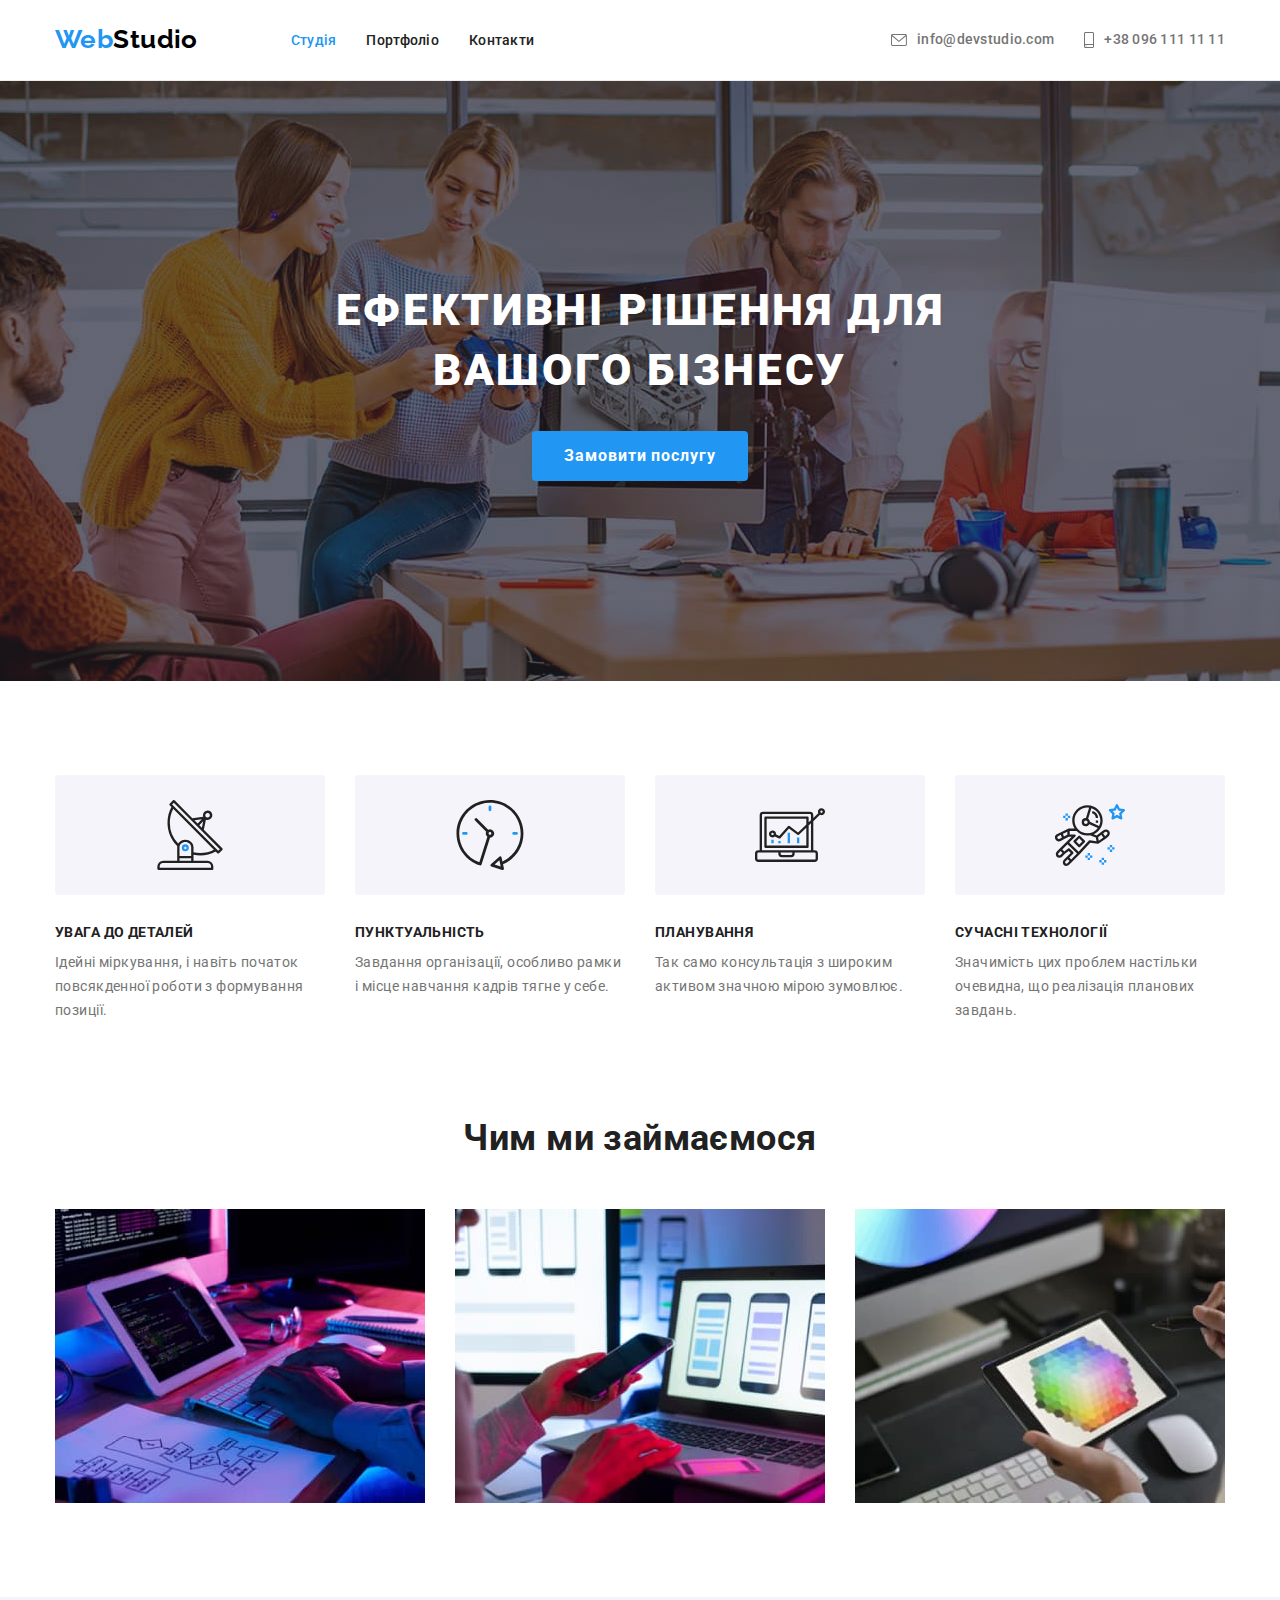
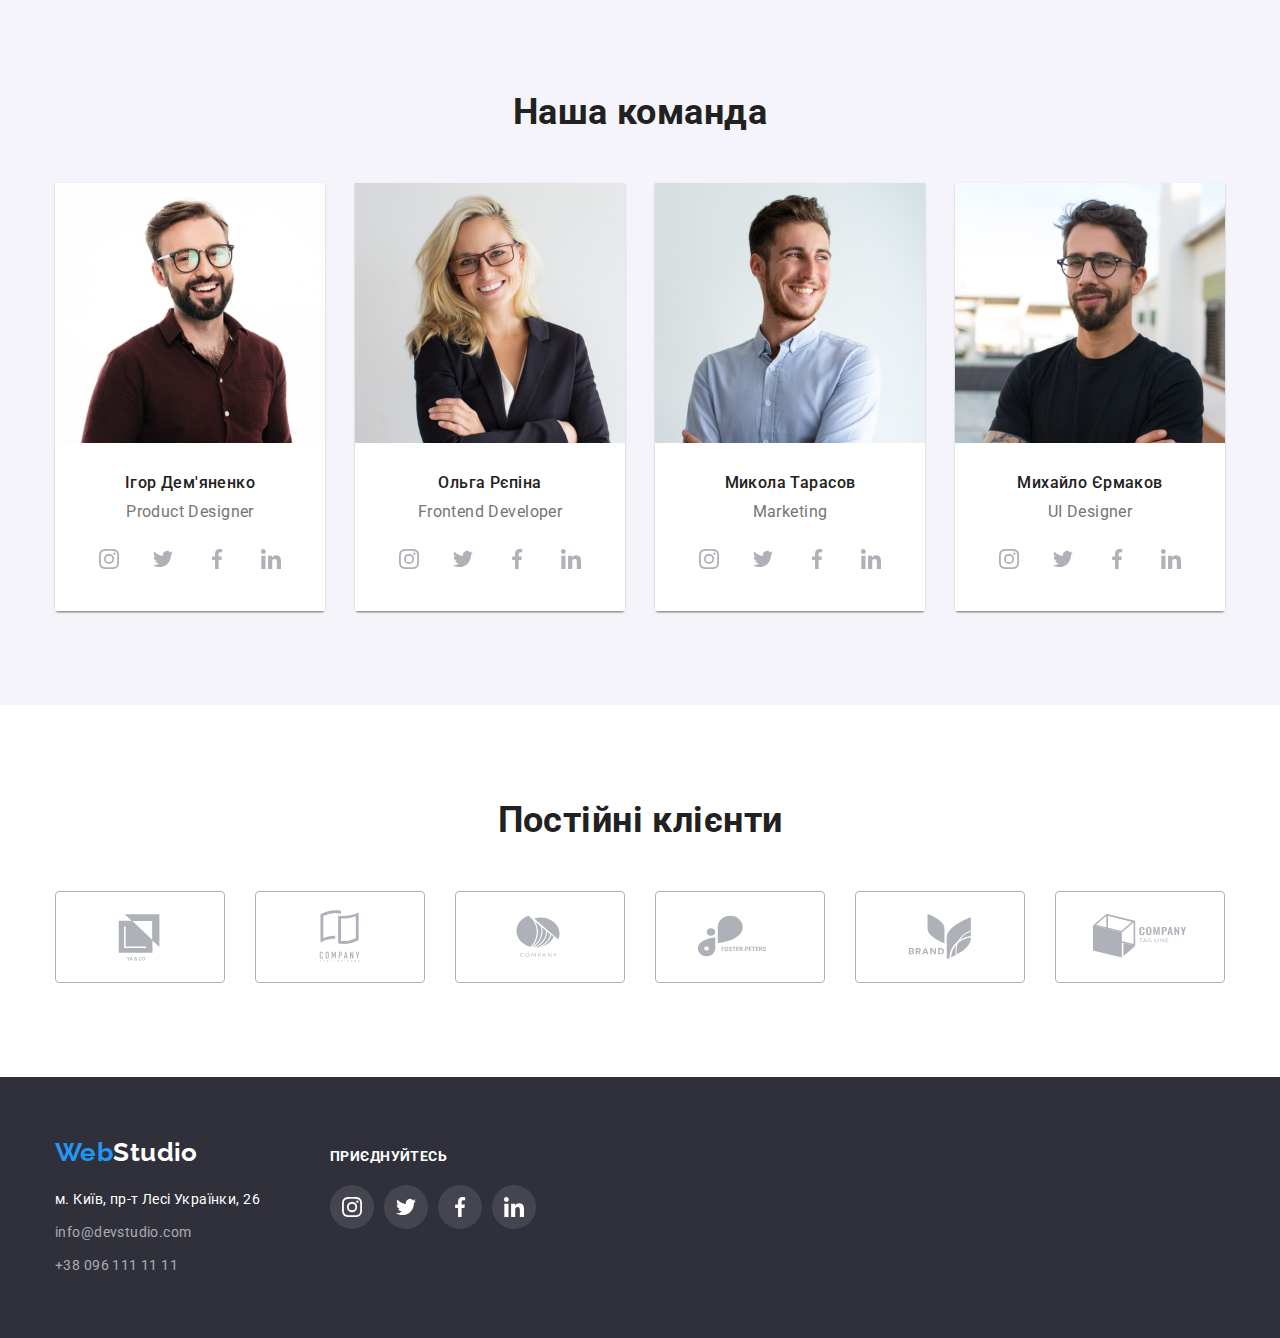
<file: index.html>
<!DOCTYPE html>
<html lang="uk">
<head>
    <meta charset="UTF-8">
    <meta http-equiv="X-UA-Compatible" content="IE=edge">
    <meta name="viewport" content="width=device-width, initial-scale=1.0">
    <title>Студія</title>

    <link rel="stylesheet" href="https://cdnjs.cloudflare.com/ajax/libs/modern-normalize/1.1.0/modern-normalize.min.css">
    <link rel="stylesheet" href="https://fonts.googleapis.com/css2?family=Raleway:wght@700&family=Roboto:wght@400;500;700;900&display=swap">
    <link rel="stylesheet" href="./css/styles.css">
</head>
<body>
    <!-- шапка сайта-->
    <header class="page-header">
        <div class="container">
            <div class="main-nav">
                <nav class="nav-list">
                    <a lang="en" href="" class="logo"><span class="logo-span">Web</span>Studio</a>
                <ul class="site-nav list">    
                    <li class="item">
                        <a href="" class="link current">Студія</a>
                    </li>
                    <li class="item"> 
                        <a href="./portfolio.html" class="link">Портфоліо</a>
                    </li>
                    <li class="item"> 
                        <a href="" class="link">Контакти</a>
                    </li>
                </ul>
                </nav>
                <ul class="social-links list">
                    <li class="item">   
                        <a href="mailto:info@devstudio.com" class="contacts-mail">
                            <svg class="icon-envelope" width="16" height="12">
                                <use href="./img/symbol-defs.svg#icon-envelope"></use>
                            </svg>
                            info@devstudio.com
                        </a>
                    </li>
                    <li class="item">
                        <a href="tel:+380961111111" class="contacts-tel">
                            <svg class="icon-smartphone" width="10" height="16">
                                <use href="./img/symbol-defs.svg#icon-smartphone"></use>
                            </svg>
                            +38 096 111 11 11
                        </a>
                    </li>
                </ul> 
            </div>
        </div>
    </header>
    <main>
        <!-- заголовок и кнопка -->
        
        <section class="hero overlay">
            <div class="container">
                <h1 class="hero-title">Ефективні рішення для вашого бізнесу</h1>
                <button type="button" class="button primary">Замовити послугу</button>
            </div>
        </section>
        <!-- секция особенности -->
        
        <section class="section">
            <div class="container">
                <h2 class="section-title feature-title">Особливості та переваги</h2>
                <ul class="features">
                    <li class="features-list">
                        <div class="features-icon">
                            <svg class="icon-antenna" width="70" height="70">
                                <use href="./img/symbol-defs.svg#icon-antenna"></use>
                            </svg>
                        </div>
                        <h3 class="title">Увага до деталей</h3>
                        <p class="item">Ідейні міркування, і навіть початок повсякденної роботи з формування позиції.</p>
                    </li>
                    <li class="features-list">
                        <div class="features-icon">
                            <svg class="icon-clock" width="70" height="70">
                                <use href="./img/symbol-defs.svg#icon-clock"></use>
                            </svg>
                        </div>
                        <h3 class="title">Пунктуальність</h3>
                        <p class="item">Завдання організації, особливо рамки і місце навчання кадрів тягне у себе.</p>
                    </li>
                    <li class="features-list">
                        <div class="features-icon">
                            <svg class="icon-diagram" width="70" height="70">
                                <use href="./img/symbol-defs.svg#icon-diagram"></use>
                            </svg>
                        </div>
                        <h3 class="title">Планування</h3>
                        <p class="item">Так само консультація з широким активом значною мірою зумовлює.</p>
                    </li>
                    <li class="features-list">
                        <div class="features-icon">
                            <svg class="icon-astronaut" width="70" height="70">
                                <use href="./img/symbol-defs.svg#icon-astronaut"></use>
                            </svg>
                        </div>
                        <h3 class="title">Сучасні технології</h3>
                        <p class="item">Значимість цих проблем настільки очевидна, що реалізація планових завдань.</p>
                    </li>
                </ul>
            </div>
        </section>
            
        <!-- секция фото чем занимаемся -->
        <section class="section section-work">
            <div class="container">
                <h2 class="section-title">Чим ми займаємося</h2>
                    <ul class="work">
                        <li class="item"><img src="./img/box1.jpg" alt="пишемо програми, алгоритми" width="370" height="294"></li>
                        <li class="item"><img src="./img/box2.jpg" alt="робимо дизайн телефону на ноутбуці" width="370" height="294"></li>
                        <li class="item"><img src="./img/box3.jpg" alt="підбираємо кольори для дизайну" width="370" height="294"></li>
                    </ul>
            </div>
        </section>

        <!-- секция команда -->
        <section class="section section-team">
            <div class="container">
                <h2 class="section-title">Наша команда</h2>
                    <ul class="team">
                        <li class="team-list">
                            <img src="./img/img1.jpg" alt="фото Ігор Дем'яненко" width="270" height="260">
                            <div class="team-title">
                                <h3 class="title">Ігор Дем'яненко</h3>
                                <p lang="en" class="item">Product Designer</p>
                                <ul class="team-icon">
                                    <li class="team-icon-social">
                                        <a href="" class="team-icon-size">
                                            <svg class="team-svg" width="20" height="20">
                                                <use href="./img/symbol-defs.svg#icon-instagram"></use>
                                            </svg>
                                        </a>
                                    </li>
                                    <li class="team-icon-social">
                                        <a href="" class="team-icon-size">
                                            <svg class="team-svg" width="20" height="20">
                                                <use href="./img/symbol-defs.svg#icon-twitter"></use>
                                            </svg>
                                        </a>
                                    </li>
                                    <li class="team-icon-social">
                                        <a href="" class="team-icon-size">
                                            <svg class="team-svg" width="20" height="20">
                                                <use href="./img/symbol-defs.svg#icon-facebook"></use>
                                            </svg>
                                        </a>
                                    </li>
                                    <li class="team-icon-social">
                                        <a href="" class="team-icon-size">
                                            <svg class="team-svg" width="20" height="20">
                                                <use href="./img/symbol-defs.svg#icon-linkedin"></use>
                                            </svg>
                                        </a>
                                    </li>
                                </ul>
                            </div>
                        </li>
                        <li class="team-list">
                            <img src="./img/img2.jpg" alt="фото Ольга Рєпіна" width="270" height="260">
                            <div class="team-title">
                                <h3 class="title">Ольга Рєпіна</h3>
                                <p lang="en" class="item">Frontend Developer</p>
                                <ul class="team-icon">
                                    <li class="team-icon-social">
                                        <a href="" class="team-icon-size">
                                            <svg class="team-svg" width="20" height="20">
                                                <use href="./img/symbol-defs.svg#icon-instagram"></use>
                                            </svg>
                                        </a>
                                    </li>
                                    <li class="team-icon-social">
                                        <a href="" class="team-icon-size">
                                            <svg class="team-svg" width="20" height="20">
                                                <use href="./img/symbol-defs.svg#icon-twitter"></use>
                                            </svg>
                                        </a>
                                    </li>
                                    <li class="team-icon-social">
                                        <a href="" class="team-icon-size">
                                            <svg class="team-svg" width="20" height="20">
                                                <use href="./img/symbol-defs.svg#icon-facebook"></use>
                                            </svg>
                                        </a>
                                    </li>
                                    <li class="team-icon-social">
                                        <a href="" class="team-icon-size">
                                            <svg class="team-svg" width="20" height="20">
                                                <use href="./img/symbol-defs.svg#icon-linkedin"></use>
                                            </svg>
                                        </a>
                                    </li>
                                </ul>
                            </div>
                        </li>
                        <li class="team-list">
                            <img src="./img/img3.jpg" alt="фото чоловік Marketing" width="270" height="260">
                            <div class="team-title">
                                <h3 class="title">Микола Тарасов</h3>
                                <p lang="en" class="item">Marketing</p>
                                <ul class="team-icon">
                                    <li class="team-icon-social">
                                        <a href="" class="team-icon-size">
                                            <svg class="team-svg" width="20" height="20">
                                                <use href="./img/symbol-defs.svg#icon-instagram"></use>
                                            </svg>
                                        </a>
                                    </li>
                                    <li class="team-icon-social">
                                        <a href="" class="team-icon-size">
                                            <svg class="team-svg" width="20" height="20">
                                                <use href="./img/symbol-defs.svg#icon-twitter"></use>
                                            </svg>
                                        </a>
                                    </li>
                                    <li class="team-icon-social">
                                        <a href="" class="team-icon-size">
                                            <svg class="team-svg" width="20" height="20">
                                                <use href="./img/symbol-defs.svg#icon-facebook"></use>
                                            </svg>
                                        </a>
                                    </li>
                                    <li class="team-icon-social">
                                        <a href="" class="team-icon-size">
                                            <svg class="team-svg" width="20" height="20">
                                                <use href="./img/symbol-defs.svg#icon-linkedin"></use>
                                            </svg>
                                        </a>
                                    </li>
                                </ul>
                            </div>
                        </li>
                        <li class="team-list">
                            <img src="./img/img4.jpg" alt="фото Михайло Єрмаков" width="270" height="260">
                            <div class="team-title">
                                <h3 class="title">Михайло Єрмаков</h3>
                                <p lang="en" class="item">UI Designer</p>
                                <ul class="team-icon">
                                    <li class="team-icon-social">
                                        <a href="" class="team-icon-size">
                                            <svg class="team-svg" width="20" height="20">
                                                <use href="./img/symbol-defs.svg#icon-instagram"></use>
                                            </svg>
                                        </a>
                                    </li>
                                    <li class="team-icon-social">
                                        <a href="" class="team-icon-size">
                                            <svg class="team-svg" width="20" height="20">
                                                <use href="./img/symbol-defs.svg#icon-twitter"></use>
                                            </svg>
                                        </a>
                                    </li>
                                    <li class="team-icon-social">
                                        <a href="" class="team-icon-size">
                                            <svg class="team-svg" width="20" height="20">
                                                <use href="./img/symbol-defs.svg#icon-facebook"></use>
                                            </svg>
                                        </a>
                                    </li>
                                    <li class="team-icon-social">
                                        <a href="" class="team-icon-size">
                                            <svg class="team-svg" width="20" height="20">
                                                <use href="./img/symbol-defs.svg#icon-linkedin"></use>
                                            </svg>
                                        </a>
                                    </li>
                                </ul>
                            </div>
                        </li>
                    </ul>
            </div>
        </section>

        <!-- секция постоянные клиенты -->

        <section class="section section-client">
            <div class="container">
                <h2 class="section-title">Постійні клієнти</h2>
                <ul class="clients">
                    <li class="clients-list">
                        <a href="" class="clients-icon">
                            <svg class="company" width="106" height="60">
                                <use href="./img/symbol-defs.svg#icon-Logo-1"></use>
                            </svg>
                        </a> 
                    </li>
                    <li class="clients-list">
                        <a href="" class="clients-icon">
                            <svg class="company" width="106" height="60">
                                <use href="./img/symbol-defs.svg#icon-Logo-2"></use>
                            </svg>
                        </a>
                    </li>
                    <li class="clients-list">
                        <a href="" class="clients-icon">
                            <svg class="company" width="106" height="60">
                                <use href="./img/symbol-defs.svg#icon-Logo-3"></use>
                            </svg>
                        </a>
                    </li>
                    <li class="clients-list">
                        <a href="" class="clients-icon">
                            <svg class="company" width="106" height="60">
                                <use href="./img/symbol-defs.svg#icon-Logo-4"></use>
                            </svg>
                        </a>
                    </li>
                    <li class="clients-list">
                        <a href="" class="clients-icon">
                            <svg class="company" width="106" height="60">
                                <use href="./img/symbol-defs.svg#icon-Logo-5"></use>
                            </svg>
                        </a>
                    </li>
                    <li class="clients-list">
                        <a href="" class="clients-icon">
                            <svg class="company" width="106" height="60">
                                <use href="./img/symbol-defs.svg#icon-Logo-6"></use>
                            </svg>
                        </a>
                    </li>
                </ul>

            </div>
        </section>

    </main>
    <!-- футер -->
    
    <footer class="footer">
        <div class="container">
            <div class="footer-all">
                <a lang="en" href="" class="logo-footer"><span class="logo-span">Web</span>Studio</a>
                <address class="footer-address">
                    <a href="" class="address">м. Київ, пр-т Лесі Українки, 26</a>
                    <ul class="footer-contacts social-links">
                        <li class="contacts">
                            <a href="mailto:info@devstudio.com" class="contacts-mail">info@devstudio.com</a>
                        </li>
                        <li>
                            <a href="tel:+380961111111" class="contacts-tel">+38 096 111 11 11</a>
                        </li>
                    </ul>
                </address>
            </div>
            <div class="footer-social">
                <h3 class="title-footer">приєднуйтесь</h3>
                <ul class="footer-icon">
                    <li class="footer-icon-social">
                        <a href="" class="footer-icon-size">
                            <svg class="footer-svg" width="20" height="20">
                                <use href="./img/symbol-defs.svg#icon-instagram-footer"></use>
                            </svg>
                        </a>
                    </li>
                    <li class="footer-icon-social">
                        <a href="" class="footer-icon-size">
                            <svg class="footer-svg" width="20" height="20">
                                <use href="./img/symbol-defs.svg#icon-twitter-footer"></use>
                            </svg>
                        </a>
                    </li>
                    <li class="footer-icon-social">
                        <a href="" class="footer-icon-size">
                            <svg class="footer-svg" width="20" height="20">
                                <use href="./img/symbol-defs.svg#icon-facebook-footer"></use>
                            </svg>
                        </a>
                    </li>
                    <li class="footer-icon-social">
                        <a href="" class="footer-icon-size">
                            <svg class="footer-svg" width="20" height="20">
                                <use href="./img/symbol-defs.svg#icon-linkedin-footer"></use>
                            </svg>
                        </a>
                    </li>
                </ul>
            </div>            
        </div>
    </footer>
    
</body>
</html>
</file>
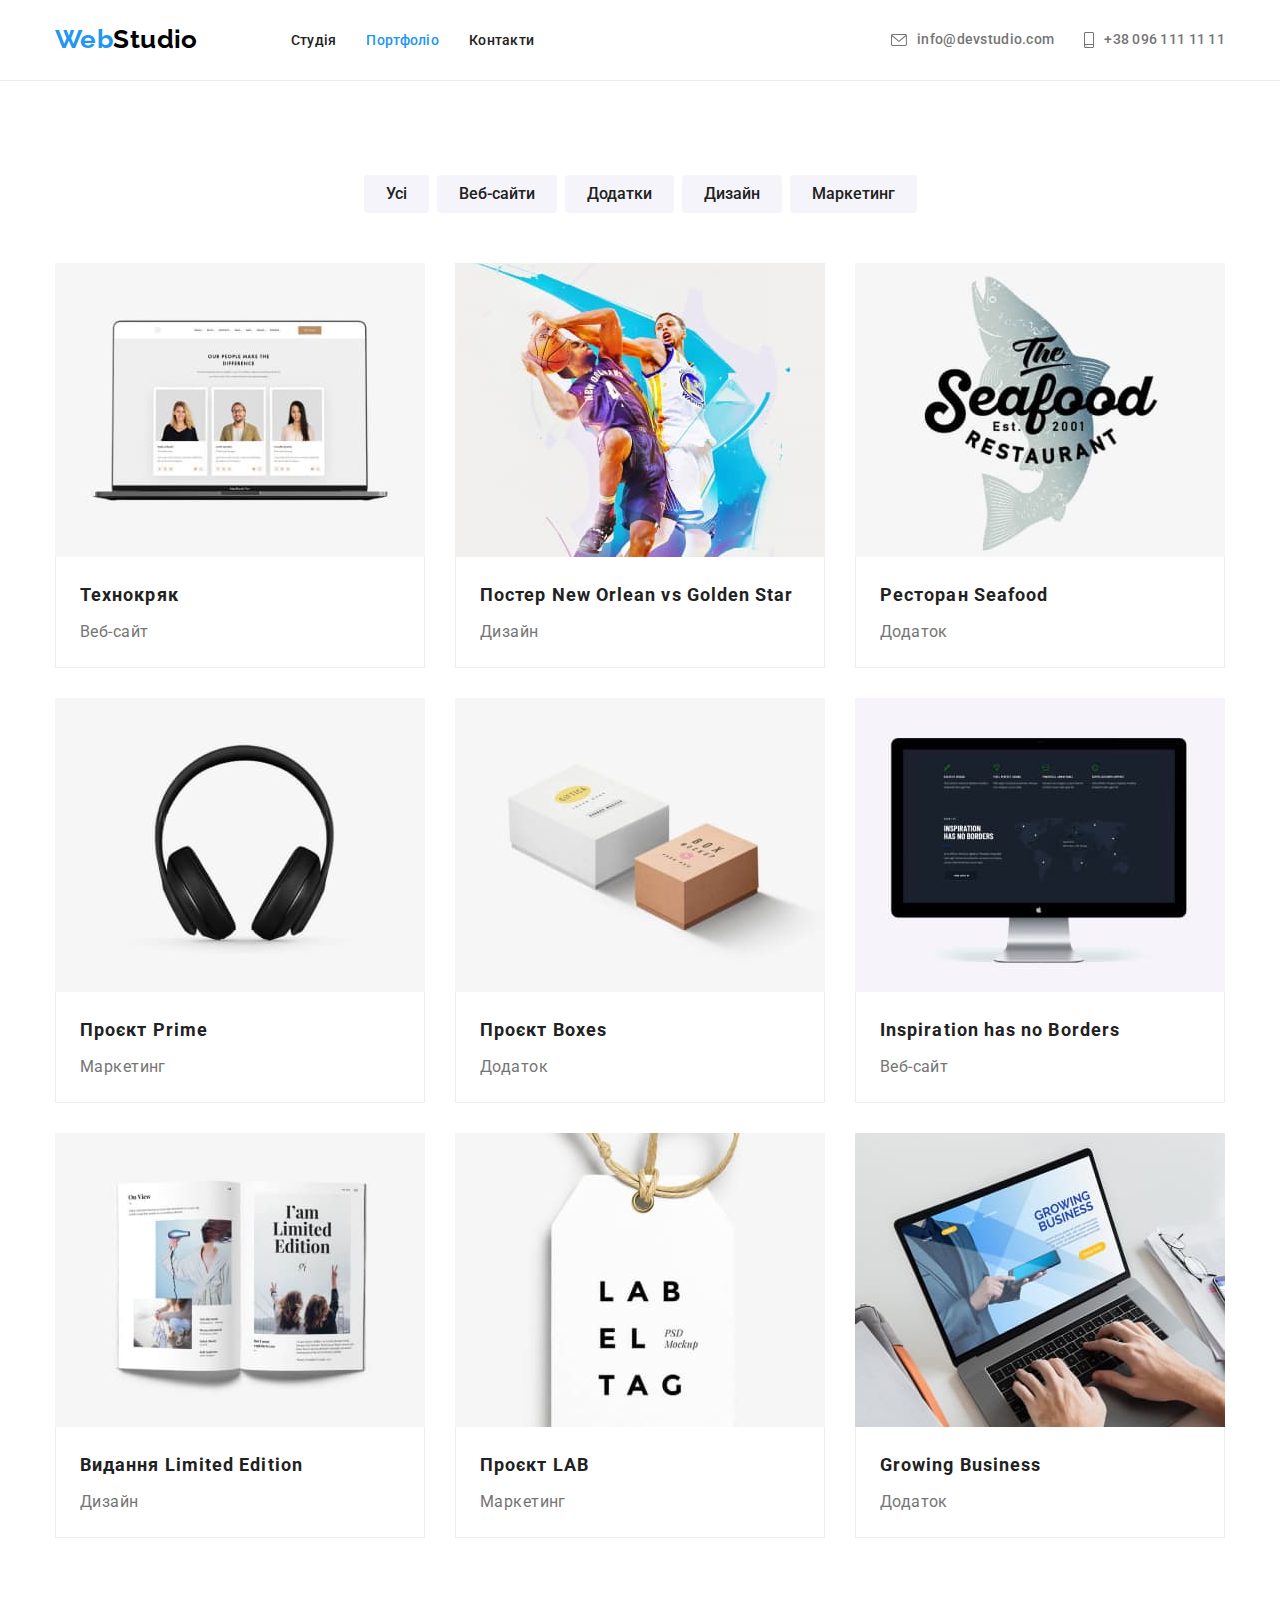
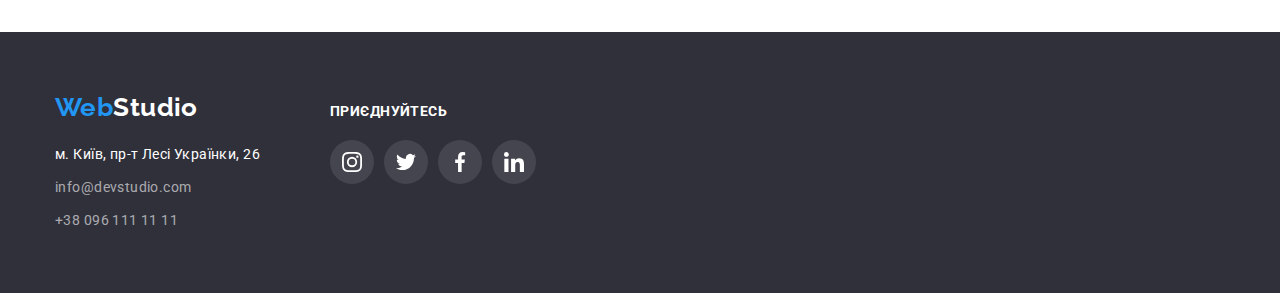
<file: portfolio.html>
<!DOCTYPE html>
<html lang="uk">
<head>
    <meta charset="UTF-8">
    <meta http-equiv="X-UA-Compatible" content="IE=edge">
    <meta name="viewport" content="width=device-width, initial-scale=1.0">
    <title>Портфолио</title>
    
    <link rel="stylesheet" href="https://cdnjs.cloudflare.com/ajax/libs/modern-normalize/1.1.0/modern-normalize.min.css">
    <link rel="stylesheet" href="https://fonts.googleapis.com/css2?family=Raleway:wght@700&family=Roboto:wght@400;500;700;900&display=swap">
    <link rel="stylesheet" href="./css/styles.css">
    </head>
<body>
    <!-- шапка сайта-->
    <header class="page-header">
        <div class="container">
            <div class="main-nav">
                <nav class="nav-list">
                    <a lang="en" href="" class="logo"><span class="logo-span">Web</span>Studio</a>
                <ul class="site-nav list">
                    <li class="item">
                        <a href="./index.html" class="link">Студія</a>
                    </li>
                    <li class="item">
                        <a href="" class="link current">Портфоліо</a>
                    </li>
                    <li class="item">
                        <a href="" class="link">Контакти</a>
                    </li>
                </ul>
                </nav>
        
                <ul class="social-links list">
                    <li class="item">
                        <a href="mailto:info@devstudio.com" class="contacts-mail">
                            <svg class="icon-envelope" width="16" height="12">
                                <use href="./img/symbol-defs.svg#icon-envelope"></use>
                            </svg>
                            info@devstudio.com
                        </a>
                    </li>
                    <li class="item">
                        <a href="tel:+380961111111" class="contacts-tel">
                            <svg class="icon-smartphone" width="10" height="16">
                                <use href="./img/symbol-defs.svg#icon-smartphone"></use>
                            </svg>
                            +38 096 111 11 11
                        </a>
                    </li>
                </ul>
            </div>
        </div>
    </header>

    <main>
        
        <!-- наші проєкти -->
        <section class="section section-projects">
            <div class="container">
                <h1 class="section-title portfolio-title">Наше портфоліо</h1>
            <!-- фільтр -->
                <ul class="nav-buttons">
                    <li class="list-button">
                        <button type="button" class="button">Усі</button>
                    </li>
                    <li class="list-button">
                        <button type="button" class="button">Веб-сайти</button>
                    </li>
                    <li class="list-button">
                        <button type="button" class="button">Додатки</button>
                    </li>
                    <li class="list-button">
                        <button type="button" class="button">Дизайн</button>
                    </li>
                    <li class="list-button">
                        <button type="button" class="button">Маркетинг</button>
                    </li>
                </ul>
                
            <!-- зображення сайти, додатки, дизайн, маркетинг -->
                
                <ul class="sites">
                    <li class="sites-list">
                        <a href="" class="sites-link">
                            <img src="./img/portfol1.jpg" alt="три фахівця по техпитанням" width="370" height="294">
                            <div class="sites-title">
                                <h2 class="title">Технокряк</h2>
                                <p class="item">Веб-сайт</p>
                            </div>
                        </a>
                    </li>
                    <li class="sites-list">
                        <a href="" class="sites-link">
                            <img src="./img/portfol2.jpg" alt="два гравця у баскетбол" width="370" height="294">
                            <div class="sites-title">
                                <h2 class="title">Постер New Orlean vs Golden Star</h2>
                                <p class="item">Дизайн</p>
                            </div>
                        </a>
                    </li>
                    <li class="sites-list">
                        <a href="" class="sites-link">
                            <img src="./img/portfol3.jpg" alt="назва ресторана та риба" width="370" height="294">
                            <div class="sites-title">
                                <h2 class="title">Ресторан Seafood</h2>
                                <p class="item">Додаток</p>
                            </div>
                        </a> 
                    </li>
                    <li class="sites-list">
                        <a href="" class="sites-link">
                            <img src="./img/portfol4.jpg" alt="навушники" width="370" height="294">
                            <div class="sites-title">
                                <h2 class="title">Проєкт Prime</h2>
                                <p class="item">Маркетинг</p>
                            </div>
                        </a>
                    </li>
                    <li class="sites-list">
                        <a href="" class="sites-link">
                            <img src="./img/portfol5.jpg" alt="дві коробки" width="370" height="294">
                            <div class="sites-title">
                                <h2 class="title">Проєкт Boxes</h2>
                                <p class="item">Додаток</p>
                            </div>
                        </a>
                    </li>
                    <li class="sites-list">
                        <a href="" class="sites-link">
                            <img src="./img/portfol6.jpg" alt="ноутбук, навигація по сайту натхнення без кордонів" width="370" height="294">
                            <div class="sites-title">
                                <h2 class="title">Inspiration has no Borders</h2>
                                <p class="item">Веб-сайт</p>
                            </div>
                        </a>
                    </li>
                    <li class="sites-list">
                        <a href="" class="sites-link">
                            <img src="./img/portfol7.jpg" alt="книга обмеженне видання" width="370" height="294">
                            <div class="sites-title">
                                <h2 class="title">Видання Limited Edition</h2>
                                <p class="item">Дизайн</p>
                            </div>
                        </a>
                    </li>
                    <li class="sites-list">
                        <a href="" class="sites-link">
                            <img src="./img/portfol8.jpg" alt="біла етикета с назвою на мотузці" width="370" height="294">
                            <div class="sites-title">
                                <h2 class="title">Проєкт LAB</h2>
                                <p class="item">Маркетинг</p>
                            </div>
                        </a>
                    </li>
                    <li class="sites-list">
                        <a href="" class="sites-link">
                            <img src="./img/portfol9.jpg" alt="ноутбук з відкритим додатком, де зображена людина з телефоном" width="370"
                                height="294">
                            <div class="sites-title">
                                <h2 class="title">Growing Business</h2>
                                <p class="item">Додаток</p>
                            </div>
                        </a>
                    </li>
                </ul>
            </div>
        </section>
        
    </main>
    <!-- футер -->
    
    <footer class="footer">
        <div class="container">
            <div class="footer-all">
                <a lang="en" href="" class="logo-footer"><span class="logo-span">Web</span>Studio</a>
                <address class="footer-address">
                    <a href="" class="address">м. Київ, пр-т Лесі Українки, 26</a>
                    <ul class="footer-contacts social-links">
                        <li class="contacts">
                            <a href="mailto:info@devstudio.com" class="contacts-mail">info@devstudio.com</a>
                        </li>
                        <li>
                            <a href="tel:+380961111111" class="contacts-tel">+38 096 111 11 11</a>
                        </li>
                    </ul>
                </address>
            </div>
            <div class="footer-social">
                <h3 class="title-footer">приєднуйтесь</h3>
                <ul class="footer-icon">
                    <li class="footer-icon-social">
                        <a href="" class="footer-icon-size">
                            <svg class="footer-svg" width="20" height="20">
                                <use href="./img/symbol-defs.svg#icon-instagram-footer"></use>
                            </svg>
                        </a>
                    </li>
                    <li class="footer-icon-social">
                        <a href="" class="footer-icon-size">
                            <svg class="footer-svg" width="20" height="20">
                                <use href="./img/symbol-defs.svg#icon-twitter-footer"></use>
                            </svg>
                        </a>
                    </li>
                    <li class="footer-icon-social">
                        <a href="" class="footer-icon-size">
                            <svg class="footer-svg" width="20" height="20">
                                <use href="./img/symbol-defs.svg#icon-facebook-footer"></use>
                            </svg>
                        </a>
                    </li>
                    <li class="footer-icon-social">
                        <a href="" class="footer-icon-size">
                            <svg class="footer-svg" width="20" height="20">
                                <use href="./img/symbol-defs.svg#icon-linkedin-footer"></use>
                            </svg>
                        </a>
                    </li>
                </ul>
            </div>
        </div>
    </footer>
    
</body>
</html>
</file>
<file: css/styles.css>
:root {
    --primary-text-color: #212121;
    --secondary-text-color: #757575;
    --title-text-color: #FFFFFF;
    --accent-color: #2196F3;
    --logo-accent-color: #000000;
    --clients-accent-color: #afb1b8;
    --footer-mail-text-color: rgba(255, 255, 255, 0.6);
    --footer-icon-color: rgba(255, 255, 255, 0.1);
    --primary-bg-color: #FFFFFF;
    --clients-bg-color: #F5F5F5;
    --secondary-bg-color: #F5F4FA;
    --bg-color-hero: #C4C4C4;
    --bgimg-overlay: rgba(47, 48, 58, 0.4);
    --hero-footer-bg-color: #2F303A;
    --border-color: #ECECEC;
    --border-sites: #EEEEEE;
    --border-clients: #AFB1B8;
    --card-sites-gap: 30px;
}   

/* цвет основого текста #212121 */
/* вторичный цвет текста #757575*/
/* вспомагат черный цвет #000000 */
/* белый цвет #FFFFFF */
/* акцент синий цвет #2196F3 */
/* футер почта,тел rgba(255, 255, 255, 0.6)*/

/* осн цвет фона #F5F5F5 */
/* вторичный цвет фона #F5F4FA */
/* герой, футер цвет фона #2F303A */
/* граница в хедере цвет #ECECEC */
/* граница на сайте цвет #EEEEEE */

html {
    box-sizing: border-box;
}

/* *,
*::before,
*::after {
    box-sizing: inherit;
} */

body {

    color: var(--primary-text-color);
    background-color: var(--primary-bg-color);
    font-size: 14px;
    font-family: Roboto, sans-serif;
    letter-spacing: 0.03em;
}

/* Утилиты */

h1,
h2,
h3,
h4,
h5,
h6, 
p {
    margin: 0;
}

ul {
    list-style: none;
    padding: 0;
    margin: 0;
}

.list {
    padding: 0;
    margin: 0;
}

/* Logo шапка */

.page-header {
    background-color: var(--title-text-color);
    border-bottom: 1px solid var(--border-color);
}

.container {
    width: 1200px;
    padding-left: 15px;
    padding-right: 15px;
    margin-left: auto;
    margin-right: auto;
    /* outline: 2px solid teal; */
}

.main-nav {
    display: flex;
    
}

.nav-list {
    display: flex;
    align-items: center;
}

.logo {
    margin-right: 93px;
    padding-top: 24px;
    padding-bottom: 25px;

    color: var(--logo-accent-color);
}

.logo-footer {
    display: block;
    color: var(--title-text-color);
    
}

.logo-span {
    color: var(--accent-color);
}

.logo, 
.logo-footer, 
.logo-span {
    font-family: Raleway, sans-serif;
    font-weight: 700;
    font-size: 26px;
    line-height: 1.19;
    text-decoration: none;
}

/* Site nav хедер */

.site-nav {
    display: flex;
}

.site-nav .item:not(:last-child) {
    margin-right: 30px;
}

.site-nav .link {
    
    padding-top: 32px;
    padding-bottom: 32px;

    color: var(--primary-text-color);
    font-weight: 500;
    line-height: 1.14;
    letter-spacing: 0.02em;
    text-decoration: none;
}

.site-nav .link:hover, 
.site-nav .link:focus {
    color: var(--accent-color);
}

.site-nav .link.current {
    color: var(--accent-color);
}

/* контакты шапка */

.social-links {
    display: flex;
    margin-left: auto;
}

.social-links .item:not(:last-child) {
    margin-right: 30px;
}

.social-links a {
    padding: 0;
    margin: 0;

    color: var(--secondary-text-color);
    font-weight: 500;
    line-height: 1.14;
    letter-spacing: 0.02em;
    text-decoration: none;

}

.social-links .item {
    padding-top: 32px;
    padding-bottom: 32px;
}

.contacts-mail,
.contacts-tel {
    display: flex;
    align-items: center;
    color: inherit;
}

.contacts-mail:hover, 
.contacts-mail:focus {
    color: var(--accent-color);
}

.contacts-tel:hover,
.contacts-tel:focus {
    color: var(--accent-color);
}

/* Иконки в шапке конверт и телефон */

.icon-envelope, 
.icon-smartphone {
    margin-right: 10px;
    fill: currentColor;
}

/* секция герой */

.overlay {
    height: 600px;
    max-width: 1600px;
    margin-left: auto;
    margin-right: auto;
    background-image: 
    linear-gradient( 
        to right, 
        var(--bgimg-overlay),
        var(--bgimg-overlay)) ,
    url(../img/overlay.jpg);
    background-position: center;
    background-repeat: no-repeat;
    
}

.hero {
    /* padding-top: 200px;
    padding-bottom: 200px; */
    /* background-color: var(--hero-footer-bg-color); */
    text-align: center;
    letter-spacing: 0.06em;
}

.hero-title {
    margin-left: auto;
    margin-right: auto;
    margin-bottom: 30px;
    padding-top: 200px;

    color: var(--title-text-color);
    width: 696px;
    font-weight: 900;
    font-size: 44px;
    line-height: 1.36;
    
    letter-spacing: 0.06em;
    text-transform: uppercase;
}

/* Навигация кнопки в Портфолио */

.nav-buttons {
    display: flex;
    justify-content: center;
    margin-bottom: 50px;
}

.nav-buttons .list-button:not(:last-child) {
    margin-right: 8px;
}

/* кнопки, фильтр*/

.button {
    display: inline-block;
    padding: 6px 22px;

    color: var(--primary-text-color);
    background-color: var(--secondary-bg-color);
    font-family: inherit;
    font-weight: 500;
    font-size: 16px;
    line-height: 1.63;
    border-radius: 4px;
    border: none;
    text-align: center;

}

.button.primary {
    display: inline-block;
    padding: 10px 32px;

    min-width: 216px;
    border-radius: 4px;
    border: none;

    color: var(--title-text-color);
    background-color: var(--accent-color);
    font-weight: 700;
    font-size: 16px;
    line-height: 1.88;
    letter-spacing: 0.06em;
    /* align-items: center; */
}

.button:hover,
.button:focus {
    color: var(--title-text-color);
    background-color: var(--accent-color);
    box-shadow: 0px 3px 1px rgba(0, 0, 0, 0.1), 0px 1px 2px rgba(0, 0, 0, 0.08), 0px 2px 2px rgba(0, 0, 0, 0.12);
}

/* секции */

.section {
    padding-top: 94px;
    padding-bottom: 94px;
}

.section-work {
    padding-top: 0;
}


.section-team {
    background-color: var(--secondary-bg-color);
}

.section-client {
    background-color: var(--primary-bg-color);
}

.section-title {
    margin-top: 0;
    margin-bottom: 50px;
    
    color: var(--primary-text-color);
    font-weight: 700;
    font-size: 36px;
    line-height: 1.17;
    text-align: center;
}
/* Скрыть заголовки */

.feature-title, 
.portfolio-title {
    display: none;
    /* visually-hidden */
    visibility: hidden;
    margin-bottom: 0;
}

img {
    display: block;
    margin-bottom: 0;

    max-width: 100%;
    height: auto;
}

.work {
    display: flex;
    
}

.work .item:not(:last-child) {
    margin-right: 30px;
}

/* секция: команда, особенности, клиенты; в портфолио:
 сайты*/

.features {
    display: flex;
    
}

.features-list {
    
    width: 270px;
    margin-right: 30px;
    margin-bottom: 0;
}

.features-list:nth-child(4n) {
    margin-right: 0;
}

/* Иконки в Преимуществах */

.features-icon {
    display: flex;
    padding: 0;
    width: 270px;
    height: 120px;
    margin-bottom: 30px;
    background-color: var(--secondary-bg-color);
    justify-content: center;
    align-items: center;
    border-radius: 4px;
    border: none;
}

/* .features-list::before {
    content: '';
    display: block;
    height: 120px;
    margin-bottom: 30px;
    background-color: var(--secondary-bg-color);
    
    background-size: 70px 70px;
    background-repeat: no-repeat;
    background-position: center;
    border-radius: 4px;

} */

/* .icon-antenna::before {
    background-image: url(../img/antenna.svg);
}

.icon-clock::before {
    background-image: url(../img/clock.svg);
}

.icon-diagram::before {
    background-image: url(../img/diagram.svg);
}

.icon-astronaut::before {
    background-image: url(../img/astronaut.svg);
} */

/* Пример 1-й иконки через nth-child */
/* .features-list:nth-child(1)::before {
    background-image: url(../img/antenna.svg);
} */

.features .title {
    margin-top: 0;
    margin-bottom: 10px;

    font-size: 14px;
    text-transform: uppercase;

    color: var(--primary-text-color);
    font-weight: 700;
    line-height: 1.14;
}

.features .item {
    margin-top: 0;
    margin-bottom: 0;

    color: var(--secondary-text-color);
    line-height: 1.71;
}

.team {
    display: flex;
}

.team-list {
    width: 270px;
    margin-right: 30px;
    margin-bottom: 0;

    box-shadow: 0px 1px 3px rgba(0, 0, 0, 0.12), 0px 1px 1px rgba(0, 0, 0, 0.14), 0px 2px 1px rgba(0, 0, 0, 0.2);
    border-radius: 0px 0px 4px 4px;
}

.team-list:nth-child(4n) {
    margin-right: 0;
}

.team-title {
    background-color: var(--primary-bg-color);

    padding-top: 30px;
    padding-bottom: 30px;
}

.team .title {
    margin-top: 0;
    margin-bottom: 10px;
    
    
    color: var(--primary-text-color);
    font-weight: 500;
    font-size: 16px;
    line-height: 1.19;
    text-align: center;
}

 .team .item {
    margin-top: 0;
    margin-bottom: 0;
    padding-top: 0;
    padding-bottom: 0;
    
    color: var(--secondary-text-color);
    font-size: 16px;
    line-height: 1.19;
    text-align: center;

 }

.team-icon {
    display: flex;
    margin-top: 16px;
    justify-content: center;
    align-items: center;
}

.team-icon-social {
    margin-right: 10px;
}

.team-icon-social:nth-child(4n) {
    margin-right: 0;
}

.team-icon-size {
    display: flex;
    width: 44px;
    height: 44px;
    justify-content: center;
    align-items: center;
    
    background-color: var(--primary-bg-color);
    border-radius: 50%;
}

.team-svg {
    fill: var(--border-clients);
}

.team-icon-size:hover, 
.team-icon-size:focus {
    background-color: var(--accent-color);
}

.team-icon-size:hover svg, 
.team-icon-size:focus svg{
    fill: var(--primary-bg-color);
}

.clients {
    display: flex;
    flex-wrap: nowrap;
}

.clients-list {
    width: 170px;
    height: 92px;
    padding: 0;
    margin-right: 30px;
    margin-bottom: 0;
    background-color: var(--primary-bg-color);
    border: none;
}

.clients-list:nth-child(6n) {
    margin-right: 0;
}

/* Иконки компаний */

.clients-icon {
    display: flex;
    align-items: center;
    justify-content: center;
    
    width: 100%;
    height: 100%;
    border: 1px solid var(--border-clients);
    border-radius: 4px;
    fill: var(--clients-accent-color);
}

.clients-icon:hover, 
.clients-icon:focus {
    fill: var(--accent-color);
    border: 1px solid var(--accent-color);
    cursor: pointer;
}

 /* Портфолио сайты */

.sites {
    display: flex;
    flex-wrap: wrap;
    gap: var(--card-sites-gap);
        
    /* margin-left: calc( -1 * var(--card-sites-gap));
    margin-top: calc( -1 * var(--card-sites-gap)); */
}

.sites-list {
    flex-basis: calc((100% - 2 * var(--card-sites-gap))/ 3 );
    background: var(--primary-bg-color);

    /* margin-left: var(--card-sites-gap);
        margin-top: var(--card-sites-gap); */
}

.sites-link {
    display: block;
    text-decoration: none;
}

.sites-link:hover,
.sites-link:focus {
    box-shadow: 0px 1px 1px rgba(0, 0, 0, 0.12), 0px 4px 4px rgba(0, 0, 0, 0.06), 1px 4px 6px rgba(0, 0, 0, 0.16);
}

/* 
.sites-list:nth-child(3n) {
    margin-right: 0;
}

.sites-list:nth-last-child(-n + 3) {
    margin-bottom: 0;
} */

/* .sites-title:hover,
.sites-title:focus {
    
    box-shadow: 0px 1px 1px rgba(0, 0, 0, 0.12), 0px 4px 4px rgba(0, 0, 0, 0.06), 1px 4px 6px rgba(0, 0, 0, 0.16);
} */

.sites-title {
    padding: 20px 24px;
    border-left: 1px solid var(--border-sites);
    border-right: 1px solid var(--border-sites);
    border-bottom: 1px solid var(--border-sites);

}

.sites .title {
    margin-bottom: 4px;

    color: var(--primary-text-color);
    font-weight: 700;
    font-size: 18px;
    line-height: 2.00;
    letter-spacing: 0.06em;
}
  
.sites .item {
    color: var(--secondary-text-color);
    font-size: 16px;
    line-height: 1.88;
}

/* футер */

.footer {
    padding-top: 60px;
    padding-bottom: 60px;
    
    background-color: var(--hero-footer-bg-color);
}

.footer .container {
    display: flex;
    align-items: baseline;
}

.footer-all {
    display: flex;
    align-items: baseline;
    flex-direction: column;
    margin-right: 70px;
}

.address {
    color: var(--title-text-color);
    font-style: normal;
    line-height: 1.71;
    
    text-decoration: none;
}

.footer-contacts a {
    padding: 0;
    margin: 0;

    color: var(--footer-mail-text-color);
    font-weight: 400;
    line-height: 1.71;
    letter-spacing: 0.03em;
    text-decoration: none;
}

.footer-address {
    margin-top: 20px;
    
}

.footer-contacts {
    display: block;
    margin-top: 9px;

    color:var(--footer-mail-text-color);
    font-style: normal;
    line-height: 1.71;
}  

.contacts {
    margin-top: 9px;
    margin-bottom: 9px;
}

.footer-social {
    display: flex; 
    flex-direction: column;
    align-self: baseline; 
}

.footer-icon {
    display: flex;
    
}

.title-footer {
    margin-top: 0;
    margin-bottom: 20px;
    
    font-size: 14px;
    text-transform: uppercase;

    color: var(--primary-bg-color);
    font-weight: 700;
    line-height: 1.14;
}

.footer-icon-size {
    display: flex;
    justify-content: center;
    align-items: center;
    
    width: 44px;
    height: 44px;
    background-position: center;
    background-color: var(--footer-icon-color);
    border-radius: 50%;
}

.footer-svg {
    fill: var(--primary-bg-color);

}

.footer-icon-size:hover,
.footer-icon-size:focus {
    background-color: var(--accent-color);
}

.footer-icon-size:hover svg {
    fill: var(--primary-bg-color);
}

.footer-icon-social:not(:first-child) {
    margin-left: 10px;
}

.footer-icon-social:first-child {
    margin-left: 0;
}
</file>
